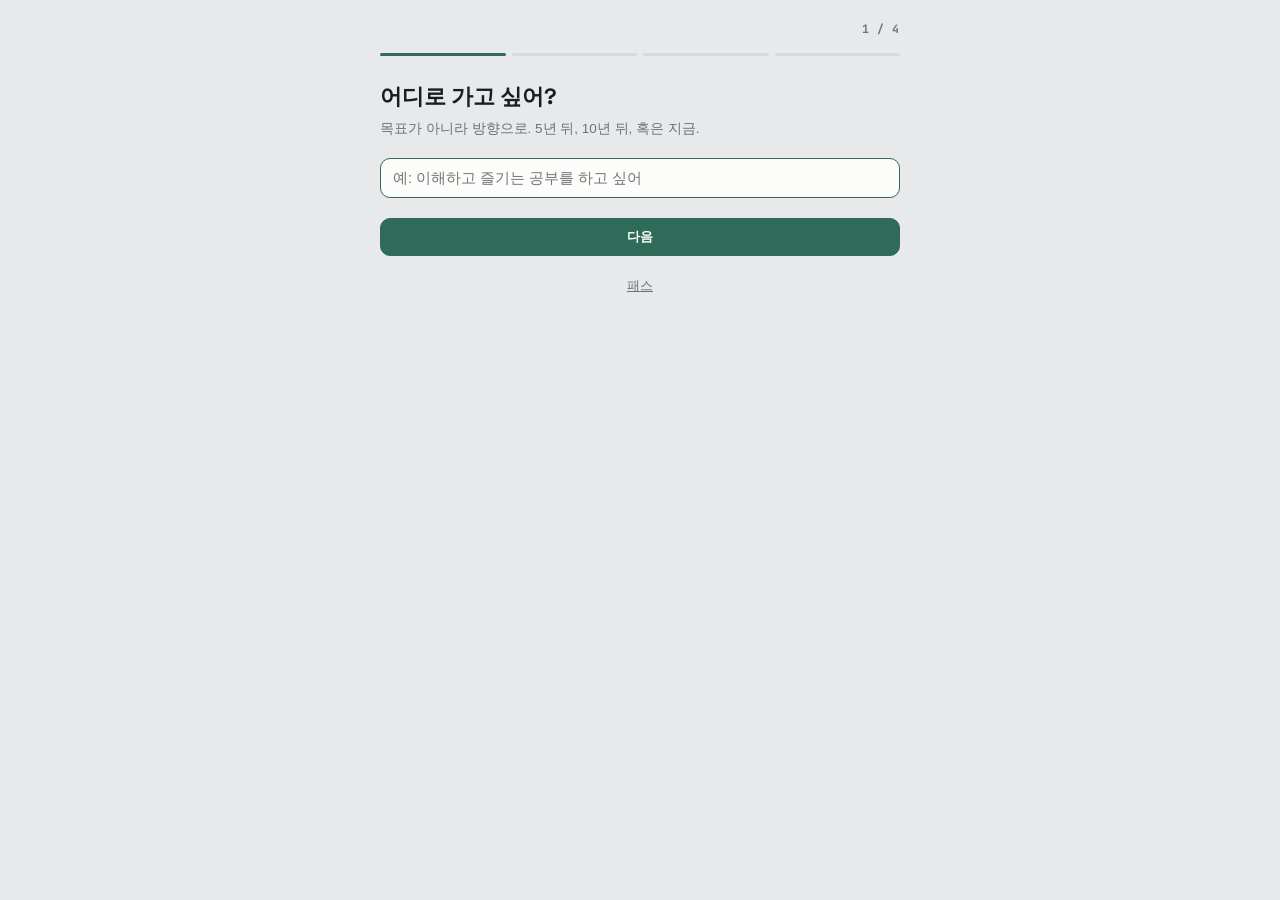
<file: index.html>
﻿<!DOCTYPE html>
<html lang="ko">
<head>
<meta charset="UTF-8">
<meta name="viewport" content="width=device-width, initial-scale=1.0, viewport-fit=cover, user-scalable=no">
<title>시간블록</title>
<meta name="theme-color" content="#2F6B58">
<meta name="apple-mobile-web-app-capable" content="yes">
<meta name="mobile-web-app-capable" content="yes">
<meta name="apple-mobile-web-app-status-bar-style" content="black-translucent">
<meta name="apple-mobile-web-app-title" content="시간블록">
<link rel="apple-touch-icon" href="[data-uri]">
<link rel="manifest" href="manifest.json">
<link rel="preconnect" href="https://fonts.googleapis.com">
<link rel="preconnect" href="https://fonts.gstatic.com" crossorigin>
<link href="https://fonts.googleapis.com/css2?family=Space+Grotesk:wght@500;600;700&family=JetBrains+Mono:wght@500;700&display=swap" rel="stylesheet">
<link rel="stylesheet" href="style.css">
</head>
<body>
<div class="wrap" id="main-content"></div>

<nav>
  <button class="nav-btn on" data-go="today"><svg viewBox="0 0 24 24"><rect x="3" y="4" width="18" height="18" rx="2"/><path d="M3 10h18M8 2v4M16 2v4"/></svg>오늘</button>
  <button class="nav-btn" data-go="calendar"><svg viewBox="0 0 24 24"><rect x="3" y="4" width="18" height="18" rx="2"/><path d="M3 10h18M8 2v4M16 2v4"/><line x1="8" y1="14" x2="8.01" y2="14"/><line x1="12" y1="14" x2="12.01" y2="14"/><line x1="16" y1="14" x2="16.01" y2="14"/><line x1="8" y1="18" x2="8.01" y2="18"/><line x1="12" y1="18" x2="12.01" y2="18"/></svg>캘린더</button>
  <button class="nav-btn" data-go="stats"><svg viewBox="0 0 24 24"><path d="M4 20V10M10 20V4M16 20v-7M22 20H2"/></svg>통계</button>
  <button class="nav-btn" data-go="set"><svg viewBox="0 0 24 24"><circle cx="12" cy="12" r="3"/><path d="M19 12a7 7 0 0 0-.1-1l2-1.6-2-3.4-2.4 1a7 7 0 0 0-1.7-1l-.4-2.5h-4l-.4 2.5a7 7 0 0 0-1.7 1l-2.4-1-2 3.4 2 1.6a7 7 0 0 0 0 2l-2 1.6 2 3.4 2.4-1a7 7 0 0 0 1.7 1l.4 2.5h4l.4-2.5a7 7 0 0 0 1.7-1l2.4 1 2-3.4-2-1.6c.06-.33.1-.66.1-1z"/></svg>설정</button>
  <button class="nav-btn" data-go="reflect"><svg viewBox="0 0 24 24"><rect x="4" y="2" width="16" height="20" rx="2"/><line x1="8" y1="8" x2="16" y2="8"/><line x1="8" y1="12" x2="16" y2="12"/><line x1="8" y1="16" x2="12" y2="16"/></svg>회고</button>
</nav>

<div class="toast" id="toast"></div>

<div class="sheet-back" id="sheetBack"></div>
<div class="sheet" id="sheet">
  <div class="sheet-handle"></div>
  <div class="sheet-title" id="sheetTitle"></div>
  <div class="sheet-body" id="sheetBody"></div>
</div>

<div class="focus" id="focus">
  <div class="fx-top"><button class="fx-close" id="fx-close">✕</button><span class="fx-plan mono" id="fx-plan"></span></div>
  <div class="fx-mid">
    <div class="fx-subj" id="fx-subj"></div>
    <div class="fx-scope" id="fx-scope"></div>
    <div class="fx-timer" id="fx-timer">00:00</div>
    <div class="fx-est" id="fx-est"></div>
    <div class="fx-bar"><div class="fx-fill" id="fx-fill"></div></div>
    <div class="fx-ctrl"><button class="fx-int" id="fx-int">방해받음<b id="fx-intn"></b></button><button class="fx-play" id="fx-play">▶</button></div>
    <button class="fx-done" id="fx-done">완료 · 기록하기</button>
    <div class="fx-hint" id="fx-hint"></div>
  </div>
</div>

<div class="ritual" id="ritual">
  <div class="rit-top"><button class="rit-close" id="rit-close">✕</button><span class="rit-step mono" id="rit-step"></span></div>
  <div class="rit-body" id="rit-body"></div>
</div>

<div class="coldstart" id="coldstart">
  <div class="cs-top" id="cs-top"></div>
  <div class="cs-body" id="cs-body"></div>
</div>

<script src="app.js"></script>
<script src="coldstart.js"></script>
<script src="data.js"></script>
<script src="today.js"></script>
<script src="stats.js"></script>
<script src="settings.js"></script>
<script src="accuracy.js"></script>
<script src="coach.js"></script>
<script src="rules.js"></script>
<script src="reflect.js"></script>
<script src="calendar.js"></script>
<script>init();</script>
<script>
if ('serviceWorker' in navigator) {
  window.addEventListener('load', () => navigator.serviceWorker.register('./sw.js'));
}
</script>
</body>
</html>
</file>
<file: style.css>
:root{
    --canvas:#E7E9EA; --surface:#FCFCFB; --ink:#191D21; --soft:#6A727B;
    --line:#D8DBDD; --line2:#E6E8E9; --pine:#2F6B58; --amber:#A86A12; --clay:#9C5848;
    --trayBg:#F7F1EE; --trayLine:#E6D6CF; --trayInk:#9C5848; --trayInk2:#A98C82;
    --c0:#2F6B58; --c1:#46568A; --c2:#7A4E73; --c3:#A6603C; --c4:#4E606C;
  }
  [data-theme="dark"]{
    --canvas:#14171A; --surface:#1E2328; --ink:#E7EAEC; --soft:#8A929A;
    --line:#2C333A; --line2:#252B31; --pine:#5FA98F; --amber:#D2972E; --clay:#CC8674;
    --trayBg:#251E1B; --trayLine:#3A2E29; --trayInk:#CC8674; --trayInk2:#9A8077;
    --c0:#56A88E; --c1:#7E8DC4; --c2:#B886AE; --c3:#CC8A5F; --c4:#86969F;
  }
  *{box-sizing:border-box;margin:0;padding:0}
  html{-webkit-text-size-adjust:100%}
  body{background:var(--canvas);color:var(--ink);
    font-family:'Inter',-apple-system,BlinkMacSystemFont,'Segoe UI','Apple SD Gothic Neo','Malgun Gothic',sans-serif;
    line-height:1.5;-webkit-font-smoothing:antialiased;transition:background .2s,color .2s}
  body.dragging-active{user-select:none;-webkit-user-select:none}
  .disp{font-family:'Space Grotesk',system-ui,sans-serif}
  .mono{font-family:'JetBrains Mono',ui-monospace,Menlo,monospace;font-variant-numeric:tabular-nums}
  button,input,select{font-family:inherit}
  button{cursor:pointer;border:none;background:none;color:inherit}
  .wrap{max-width:560px;margin:0 auto;padding:max(16px,env(safe-area-inset-top)) 14px calc(78px + env(safe-area-inset-bottom))}

  .view{display:none}
  .view.on{display:block;animation:fade .25s ease}
  @keyframes fade{from{opacity:0;transform:translateY(4px)}to{opacity:1;transform:none}}

  header{margin-bottom:14px}
  .kicker{font-size:11px;letter-spacing:.16em;text-transform:uppercase;color:var(--soft);font-weight:600}
  h1{font-size:27px;font-weight:700;letter-spacing:-.02em;margin-top:2px}
  .date{color:var(--soft);font-size:13px;margin-top:3px}

  .btn{background:var(--surface);border:1px solid var(--line);border-radius:10px;padding:9px 13px;font-size:13px;font-weight:600;
    color:var(--ink);display:inline-flex;align-items:center;justify-content:center;gap:6px;transition:.15s}
  .btn.primary{background:var(--pine);color:#fff;border-color:var(--pine)}

  .bignum{font-size:42px;font-weight:700;letter-spacing:-.02em;line-height:1}
  .bignum small{font-size:18px;font-weight:600;color:var(--soft)}
  .panel{background:var(--surface);border:1px solid var(--line);border-radius:14px;padding:16px;margin-bottom:14px}
  .panel h2{font-size:13px;font-weight:700;color:var(--soft);text-transform:uppercase;letter-spacing:.08em;margin-bottom:12px}
  .sbar{margin-bottom:13px}.sbar:last-child{margin-bottom:0}
  .sbar .lab{display:flex;justify-content:space-between;font-size:13px;font-weight:600;margin-bottom:5px}
  .sbar .lab .v{color:var(--soft)}
  .track{height:9px;border-radius:6px;background:var(--line2);overflow:hidden}
  .fill{height:100%;border-radius:6px;transition:width .4s ease}
  .week{display:flex;gap:7px;align-items:flex-end;height:96px;margin-top:4px}
  .wd{flex:1;display:flex;flex-direction:column;align-items:center;gap:6px;height:100%;justify-content:flex-end}
  .wd .col{width:100%;max-width:26px;border-radius:6px 6px 3px 3px;background:var(--pine);min-height:3px;transition:height .4s}
  .wd .dl{font-size:11px;color:var(--soft);font-weight:600}
  .wd.today .dl{color:var(--amber)}
  .empty-stat{font-size:14px;color:var(--soft);text-align:center;padding:24px 0}

  /* 정확도 자화상 (§6/§7) */
  .portrait h2{margin-bottom:10px}
  .cumulative{font-size:14px;color:var(--ink);line-height:1.55}
  .cumulative b{color:var(--pine)}
  .converge-row{display:flex;align-items:flex-end;gap:3px;height:48px;margin:14px 0 2px}
  .cvbar{flex:1;max-width:10px;background:var(--soft);opacity:.5;border-radius:2px 2px 1px 1px;min-height:4px}
  .bias-list{margin-top:14px}
  .bias-row{margin-bottom:14px}
  .bias-row:last-child{margin-bottom:0}
  .bias-name{display:flex;align-items:center;gap:7px;font-size:13.5px;font-weight:600;margin-bottom:6px}
  .bias-name .bdot{width:9px;height:9px;border-radius:50%;flex:0 0 auto}
  .bias-track{position:relative;height:9px;background:var(--line2);border-radius:6px;overflow:hidden}
  .bias-center{position:absolute;left:50%;top:0;bottom:0;width:2px;background:var(--line);transform:translateX(-1px)}
  .bias-fill{position:absolute;top:0;bottom:0;border-radius:6px;opacity:.85}
  .bias-sent{font-size:12px;color:var(--soft);margin-top:5px}
  .flag-box{margin-top:16px;padding-top:14px;border-top:1px solid var(--line2)}
  .flag-box h3{font-size:11.5px;font-weight:700;color:var(--soft);text-transform:uppercase;letter-spacing:.06em;margin-bottom:8px}
  .flag-row{font-size:13px;color:var(--ink);margin-bottom:4px;line-height:1.5}

  .srow{display:flex;align-items:center;justify-content:space-between;padding:14px 0;border-top:1px solid var(--line2)}
  .srow:first-child{border-top:none}
  .srow .l b{font-size:15px;font-weight:600;display:block}
  .srow .l p{font-size:12.5px;color:var(--soft);margin-top:2px;max-width:230px}
  .switch{flex:0 0 auto;width:46px;height:28px;border-radius:16px;background:var(--line);position:relative;transition:.2s}
  .switch.on{background:var(--pine)}
  .switch::after{content:"";position:absolute;top:3px;left:3px;width:22px;height:22px;border-radius:50%;background:#fff;transition:.2s;box-shadow:0 1px 3px rgba(0,0,0,.2)}
  .switch.on::after{transform:translateX(18px)}
  .copyrow{display:flex;gap:8px;align-items:center;margin-top:10px;flex-wrap:wrap}
  select{border:1px solid var(--line);border-radius:9px;padding:8px 10px;background:var(--surface);color:var(--ink);font-size:13px;font-weight:600}
  .danger{color:var(--clay);border-color:var(--clay)}
  .help{font-size:12.5px;color:var(--soft);line-height:1.6}
  .help b{color:var(--ink)}
  .preset-row{display:flex;align-items:center;gap:10px;padding:11px 0;border-top:1px solid var(--line2)}
  .preset-row:first-child{border-top:none}
  .pdot{width:18px;height:18px;border-radius:50%;flex:0 0 auto;border:none}
  .pinfo{flex:1;min-width:0}.pinfo b{font-size:14.5px;font-weight:600}
  .pinfo p{font-size:12px;color:var(--soft);white-space:nowrap;overflow:hidden;text-overflow:ellipsis}

  nav{position:fixed;left:0;right:0;bottom:0;background:var(--surface);border-top:1px solid var(--line);
    display:flex;justify-content:space-around;padding:8px 0 calc(8px + env(safe-area-inset-bottom));z-index:50}
  .nav-btn{display:flex;flex-direction:column;align-items:center;gap:3px;font-size:11px;font-weight:600;color:var(--soft);padding:4px 18px;border-radius:10px}
  .nav-btn.on{color:var(--pine)}
  .nav-btn svg{width:22px;height:22px;stroke:currentColor;fill:none;stroke-width:2;stroke-linecap:round;stroke-linejoin:round}

  .toast{position:fixed;left:50%;bottom:calc(90px + env(safe-area-inset-bottom));transform:translateX(-50%);
    background:var(--ink);color:var(--canvas);padding:11px 16px;border-radius:12px;font-size:13.5px;font-weight:600;
    z-index:170;box-shadow:0 6px 24px rgba(0,0,0,.25);max-width:88%;opacity:0;transition:opacity .25s;pointer-events:none}
  .toast.show{opacity:1}

  /* bottom sheet */
  .sheet-back{position:fixed;inset:0;background:rgba(0,0,0,.42);z-index:150;opacity:0;pointer-events:none;transition:opacity .2s}
  .sheet-back.on{opacity:1;pointer-events:auto}
  .sheet{position:fixed;left:0;right:0;bottom:0;z-index:160;background:var(--surface);border-radius:20px 20px 0 0;
    padding:10px 18px calc(22px + env(safe-area-inset-bottom));transform:translateY(115%);transition:transform .25s ease;
    max-width:560px;margin:0 auto;box-shadow:0 -10px 40px rgba(0,0,0,.22)}
  .sheet.on{transform:none}
  .sheet-handle{width:40px;height:4px;border-radius:4px;background:var(--line);margin:6px auto 12px}
  .sheet-title{font-size:15px;font-weight:700;margin-bottom:12px}
  .sheet-body{display:flex;flex-direction:column;gap:8px;max-height:56vh;overflow:auto}
  .opt{display:flex;align-items:center;gap:11px;padding:13px;border:1px solid var(--line);border-radius:12px;font-size:15px;font-weight:600;background:var(--surface);text-align:left;width:100%}
  .opt .dot{width:16px;height:16px;border-radius:50%;flex:0 0 auto}
  .opt.add{justify-content:center;color:var(--soft);font-weight:600}
  .chips-wrap{display:flex;flex-wrap:wrap;gap:8px}
  .dchip{padding:11px 15px;border:1px solid var(--line);border-radius:12px;font-size:14px;font-weight:600;background:var(--surface)}
  .dchip.sel{background:var(--pine);color:#fff;border-color:var(--pine)}

  /* focus */
  .focus{position:fixed;inset:0;z-index:200;background:radial-gradient(130% 100% at 50% -10%,#1d2e28 0%,#0d1512 72%);
    color:#F2EFE6;display:none;flex-direction:column;padding:max(22px,env(safe-area-inset-top)) 22px calc(26px + env(safe-area-inset-bottom))}
  .focus.on{display:flex;animation:fade .3s ease}
  .fx-top{display:flex;justify-content:space-between;align-items:center}
  .fx-close{font-size:20px;color:#F2EFE6;opacity:.65;padding:6px 8px;line-height:1}
  .fx-plan{font-size:12.5px;letter-spacing:.05em;color:#9db4aa;font-weight:600}
  .fx-mid{flex:1;display:flex;flex-direction:column;align-items:center;justify-content:center;text-align:center;width:100%}
  .fx-subj{font-family:'Space Grotesk',sans-serif;font-size:30px;font-weight:700;letter-spacing:-.02em}
  .fx-scope{font-size:14.5px;color:#a7bbb1;margin-top:8px;max-width:300px;line-height:1.5}
  .fx-timer{font-family:'JetBrains Mono',ui-monospace,monospace;font-size:60px;font-weight:700;letter-spacing:-.02em;margin:30px 0 6px}
  .fx-est{font-size:13px;color:#8ea59b;font-weight:600}.fx-est.over{color:#E2B45C}
  .fx-bar{width:min(300px,78%);height:6px;border-radius:6px;background:rgba(255,255,255,.13);overflow:hidden;margin-top:18px}
  .fx-fill{height:100%;width:0;background:#5FA98F;border-radius:6px;transition:width .9s linear}.fx-fill.over{background:#E2B45C}
  .fx-ctrl{display:flex;align-items:center;gap:16px;margin-top:34px}
  .fx-play{width:80px;height:80px;border-radius:50%;background:#F2EFE6;color:#13201B;display:grid;place-items:center;font-size:30px;box-shadow:0 10px 34px rgba(0,0,0,.4)}
  .fx-int{padding:11px 17px;border-radius:30px;border:1px solid rgba(255,255,255,.22);color:#F2EFE6;font-size:13px;font-weight:600;background:rgba(255,255,255,.06)}
  .fx-int b{color:#E2B45C}
  .fx-done{margin-top:30px;padding:14px 34px;border-radius:14px;background:#5FA98F;color:#0d1512;font-size:15px;font-weight:700}
  .fx-hint{font-size:11.5px;color:#6f8880;margin-top:16px}

  .ritual{position:fixed;inset:0;z-index:210;background:var(--canvas);display:none;flex-direction:column;
    padding:max(20px,env(safe-area-inset-top)) 18px calc(24px + env(safe-area-inset-bottom))}
  .ritual.on{display:flex;animation:fade .25s ease}
  .rit-top{display:flex;justify-content:space-between;align-items:center;margin-bottom:8px;max-width:520px;width:100%;margin-inline:auto}
  .rit-close{font-size:20px;color:var(--soft);padding:6px 8px}
  .rit-step{font-size:11.5px;font-weight:700;color:var(--soft);letter-spacing:.06em;text-transform:uppercase}
  .rit-body{flex:1;overflow:auto;max-width:520px;width:100%;margin:0 auto;padding-top:8px}
  .rit-title{font-size:22px;font-weight:700;letter-spacing:-.01em;margin-bottom:6px;font-family:'Space Grotesk',sans-serif}
  .rit-sub{font-size:13.5px;color:var(--soft);line-height:1.5;margin-bottom:18px}
  .rit-list{display:flex;flex-direction:column;gap:8px;margin-bottom:14px}
  .rit-item{display:flex;align-items:center;gap:8px;background:var(--surface);border:1px solid var(--line);border-radius:12px;padding:11px 12px}
  .rit-item input{flex:1;border:none;background:none;font-size:14.5px;color:var(--ink)}
  .rit-item input:focus{outline:none}
  .rit-item .rm{color:var(--soft);font-size:13px;padding:2px 6px;opacity:.7}
  .rit-add{display:flex;gap:8px;margin-bottom:22px}
  .rit-add input{flex:1;border:1px solid var(--line);border-radius:12px;padding:11px 12px;background:var(--surface);font-size:14.5px;color:var(--ink)}
  .rit-add input:focus{outline:none;border-color:var(--pine)}
  .rit-foot{display:flex;gap:10px;padding-top:6px}
  .rit-foot .btn{flex:1}
  .rit-skip{display:block;width:100%;text-align:center;font-size:12.5px;color:var(--soft);margin-top:16px;text-decoration:underline;padding:6px}
  .rit-counter{font-size:13px;color:var(--soft);font-weight:600;margin-bottom:14px;text-align:center}
  .rit-pickrow{background:var(--surface);border:1px solid var(--line);border-radius:12px;margin-bottom:9px;overflow:hidden;transition:border-color .15s}
  .rit-pickrow.picked{border-color:var(--pine)}
  .rit-pickmain{display:flex;align-items:center;gap:10px;padding:12px 13px;width:100%;text-align:left}
  .rit-checkdot{width:20px;height:20px;border-radius:50%;border:2px solid var(--line);flex:0 0 auto;display:grid;place-items:center;font-size:11px;color:#fff}
  .rit-checkdot.on{background:var(--pine);border-color:var(--pine)}
  .rit-picktxt{flex:1;font-size:14.5px}
  .rit-predict{padding:0 13px 13px;display:flex;flex-wrap:wrap;gap:6px}

  .rit-mode-opts{display:flex;flex-direction:column;gap:10px;margin:4px 0 14px}
  .rit-mode-opts .btn{justify-content:flex-start;padding:13px 15px;font-size:14px}

  /* ===== coldstart ===== */
  .coldstart{position:fixed;inset:0;z-index:220;background:var(--canvas);display:none;flex-direction:column;
    padding:max(20px,env(safe-area-inset-top)) 18px calc(24px + env(safe-area-inset-bottom))}
  .coldstart.on{display:flex;animation:fade .3s ease}
  #cs-top{display:flex;justify-content:space-between;align-items:center;margin-bottom:8px;max-width:520px;width:100%;margin-inline:auto}
  #cs-body{flex:1;overflow-y:auto;max-width:520px;width:100%;margin:0 auto;padding-top:8px}
  .cs-progress{display:flex;gap:6px;margin-bottom:24px}
  .cs-prog-dot{height:3px;flex:1;border-radius:2px;background:var(--line);transition:background .2s}
  .cs-prog-dot.done{background:var(--pine)}
  .cs-finale-title{font-size:26px;font-weight:700;letter-spacing:-.02em;margin-bottom:10px;line-height:1.3;font-family:'Space Grotesk',sans-serif}
  .cs-finale-sub{font-size:15px;color:var(--soft);line-height:1.6;margin-bottom:36px}

  /* ===== calendar ===== */
  .cal-month-nav{display:flex;align-items:center;justify-content:space-between;margin-top:4px;margin-bottom:14px}
  .cal-month-label{font-size:17px;font-weight:700;letter-spacing:-.01em}
  .cal-nav-btn{width:34px;height:34px;border-radius:50%;display:grid;place-items:center;color:var(--soft);border:1px solid var(--line);background:var(--surface)}
  .cal-nav-btn svg{width:18px;height:18px;stroke:currentColor;fill:none;stroke-width:2.5;stroke-linecap:round;stroke-linejoin:round}
  .cal-grid{display:grid;grid-template-columns:repeat(7,1fr);gap:4px;margin-bottom:14px}
  .cal-head{text-align:center;font-size:11px;font-weight:700;color:var(--soft);padding:6px 0}
  .cal-cell{min-height:64px;padding:4px 3px 5px;border-radius:8px;cursor:pointer;transition:background .1s;display:flex;flex-direction:column}
  .cal-cell:active{background:var(--line2)}
  .cal-cell.other-month{opacity:.3;pointer-events:none}
  .cal-cell.past{opacity:.4}
  .cal-num-wrap{margin-bottom:2px;text-align:center}
  .cal-date-num{font-size:12px;font-weight:600;color:var(--ink);line-height:1}
  .cal-today-badge{display:inline-flex;align-items:center;justify-content:center;width:22px;height:22px;border-radius:50%;background:var(--amber);color:#fff;font-size:12px;font-weight:700}
  .cal-dday-badge{font-size:8.5px;font-weight:700;text-align:center;line-height:1.4;margin-bottom:2px}
  .cal-dots-wrap{display:flex;justify-content:center;gap:3px;margin-top:auto;padding-top:3px}
  .cal-ev-dot{width:5px;height:5px;border-radius:50%;flex:0 0 auto}
  .cal-week-ev{display:flex;align-items:center;gap:8px;padding:8px 0;border-top:1px solid var(--line2)}
  .cal-week-ev:first-child{border-top:none}
  .cal-week-date{font-size:12px;color:var(--soft);font-weight:600;flex:0 0 auto;min-width:48px}
  .cal-week-title{font-size:14px;font-weight:600;flex:1;min-width:0;overflow:hidden;text-overflow:ellipsis;white-space:nowrap}
  .cal-week-dday{font-size:12px;font-weight:700;flex:0 0 auto}
  /* calendar bottom sheet */
  .cal-sheet-hdr{font-size:11px;font-weight:700;color:var(--soft);text-transform:uppercase;letter-spacing:.08em;margin-bottom:8px;margin-top:2px}
  .cal-sheet-ev{display:flex;align-items:center;justify-content:space-between;padding:10px 12px;border:1px solid var(--line);border-radius:10px;margin-bottom:6px}
  .cal-sheet-ev-info{display:flex;align-items:center;gap:8px;flex:1;min-width:0;font-size:14px;font-weight:600}
  .cal-sheet-dot{width:8px;height:8px;border-radius:50%;flex:0 0 auto}
  .cal-sheet-del{font-size:12.5px;color:var(--clay);font-weight:700;padding:4px 8px;flex:0 0 auto}
  .cal-sheet-divider{height:1px;background:var(--line);margin:4px 0 10px}
  .cal-sheet-inp{width:100%;border:1px solid var(--line);border-radius:10px;padding:11px 12px;background:var(--surface);color:var(--ink);font-size:14.5px;margin-bottom:10px}
  .cal-sheet-inp:focus{outline:none;border-color:var(--pine)}
  /* ritual week events */
  .rit-week-section{background:var(--surface);border:1px solid var(--line);border-radius:12px;padding:12px 14px;margin-bottom:16px}
  .rit-week-hdr{font-size:11px;font-weight:700;color:var(--soft);text-transform:uppercase;letter-spacing:.08em;margin-bottom:8px}
  .rit-week-ev{display:flex;align-items:center;gap:8px;font-size:13.5px;margin-bottom:5px}
  .rit-week-ev:last-child{margin-bottom:0}
  .rit-week-date{color:var(--soft);font-size:12px;flex:0 0 auto;min-width:52px}
  .rit-week-ev-title{flex:1;min-width:0;overflow:hidden;text-overflow:ellipsis;white-space:nowrap}
  .rit-week-dday{font-size:12px;font-weight:700;flex:0 0 auto;color:var(--soft)}

  @media (prefers-reduced-motion:reduce){*{transition:none!important;animation:none!important}}
</file>
